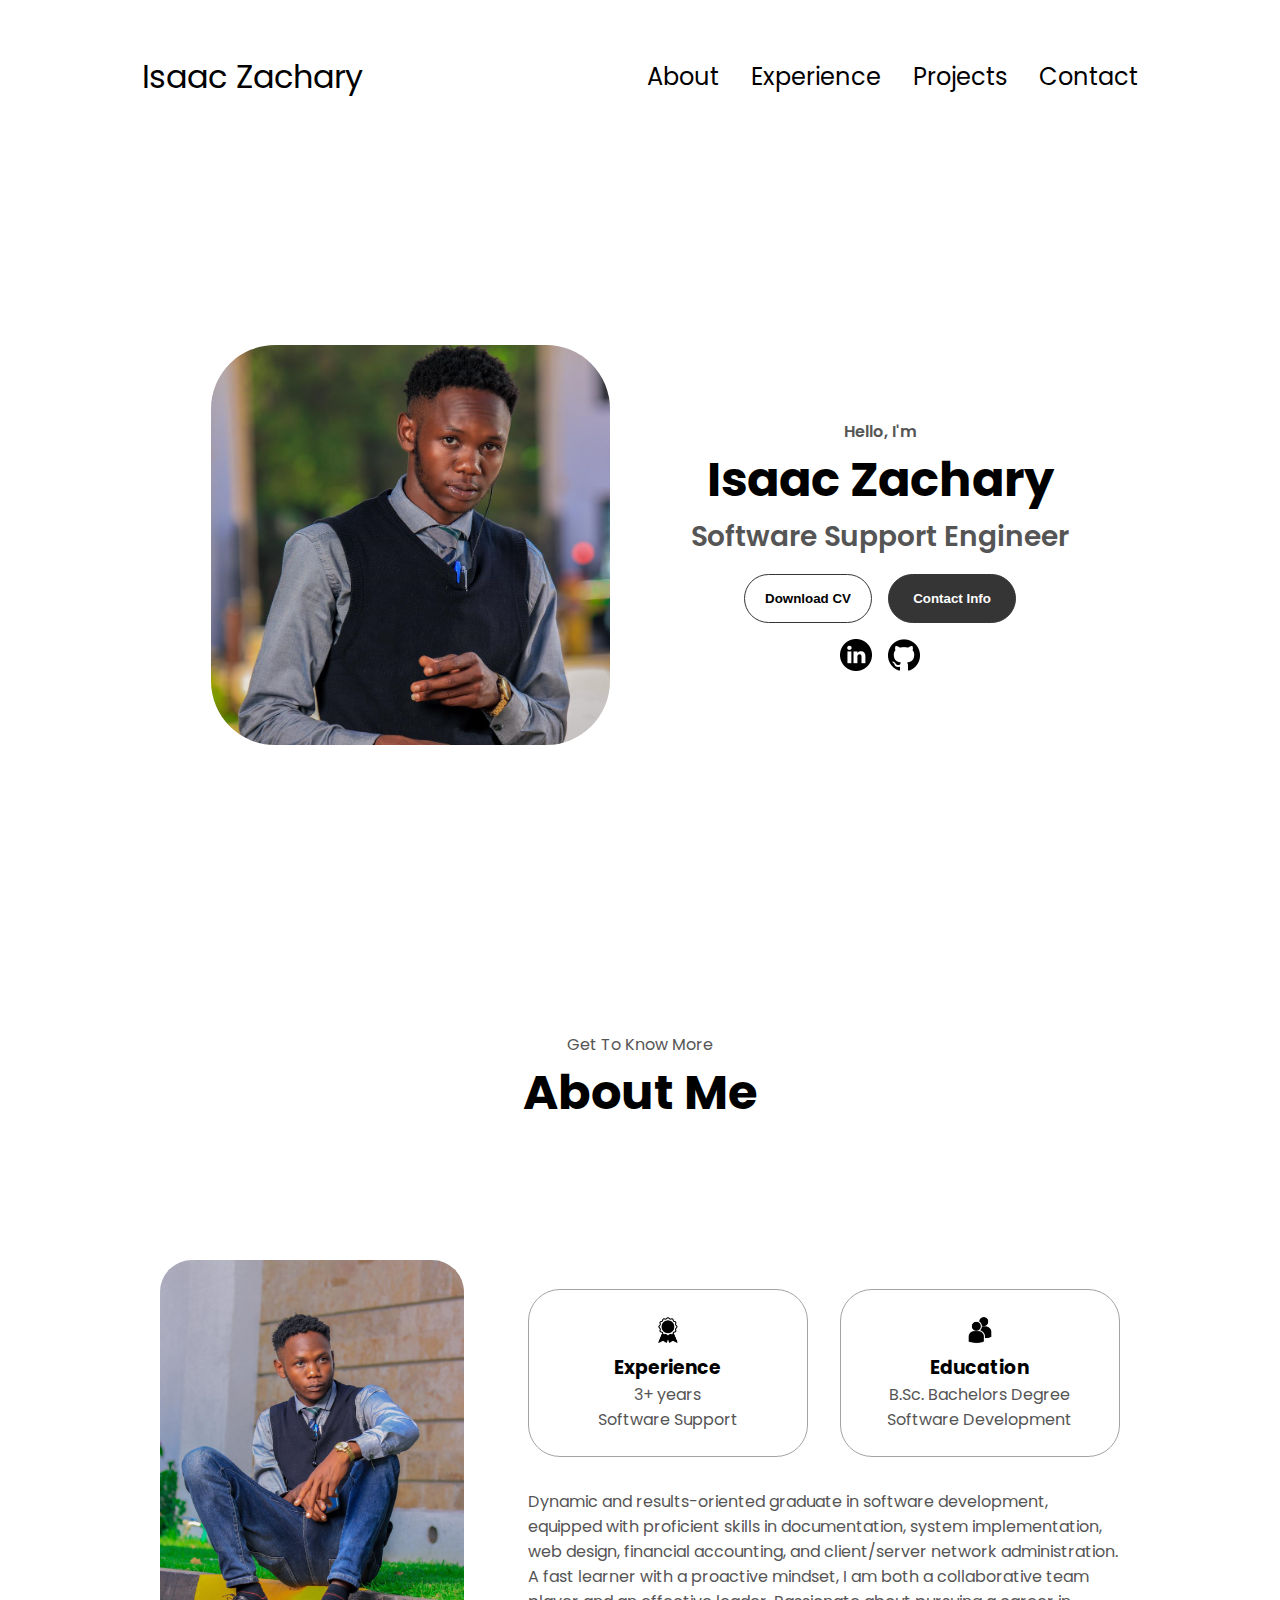
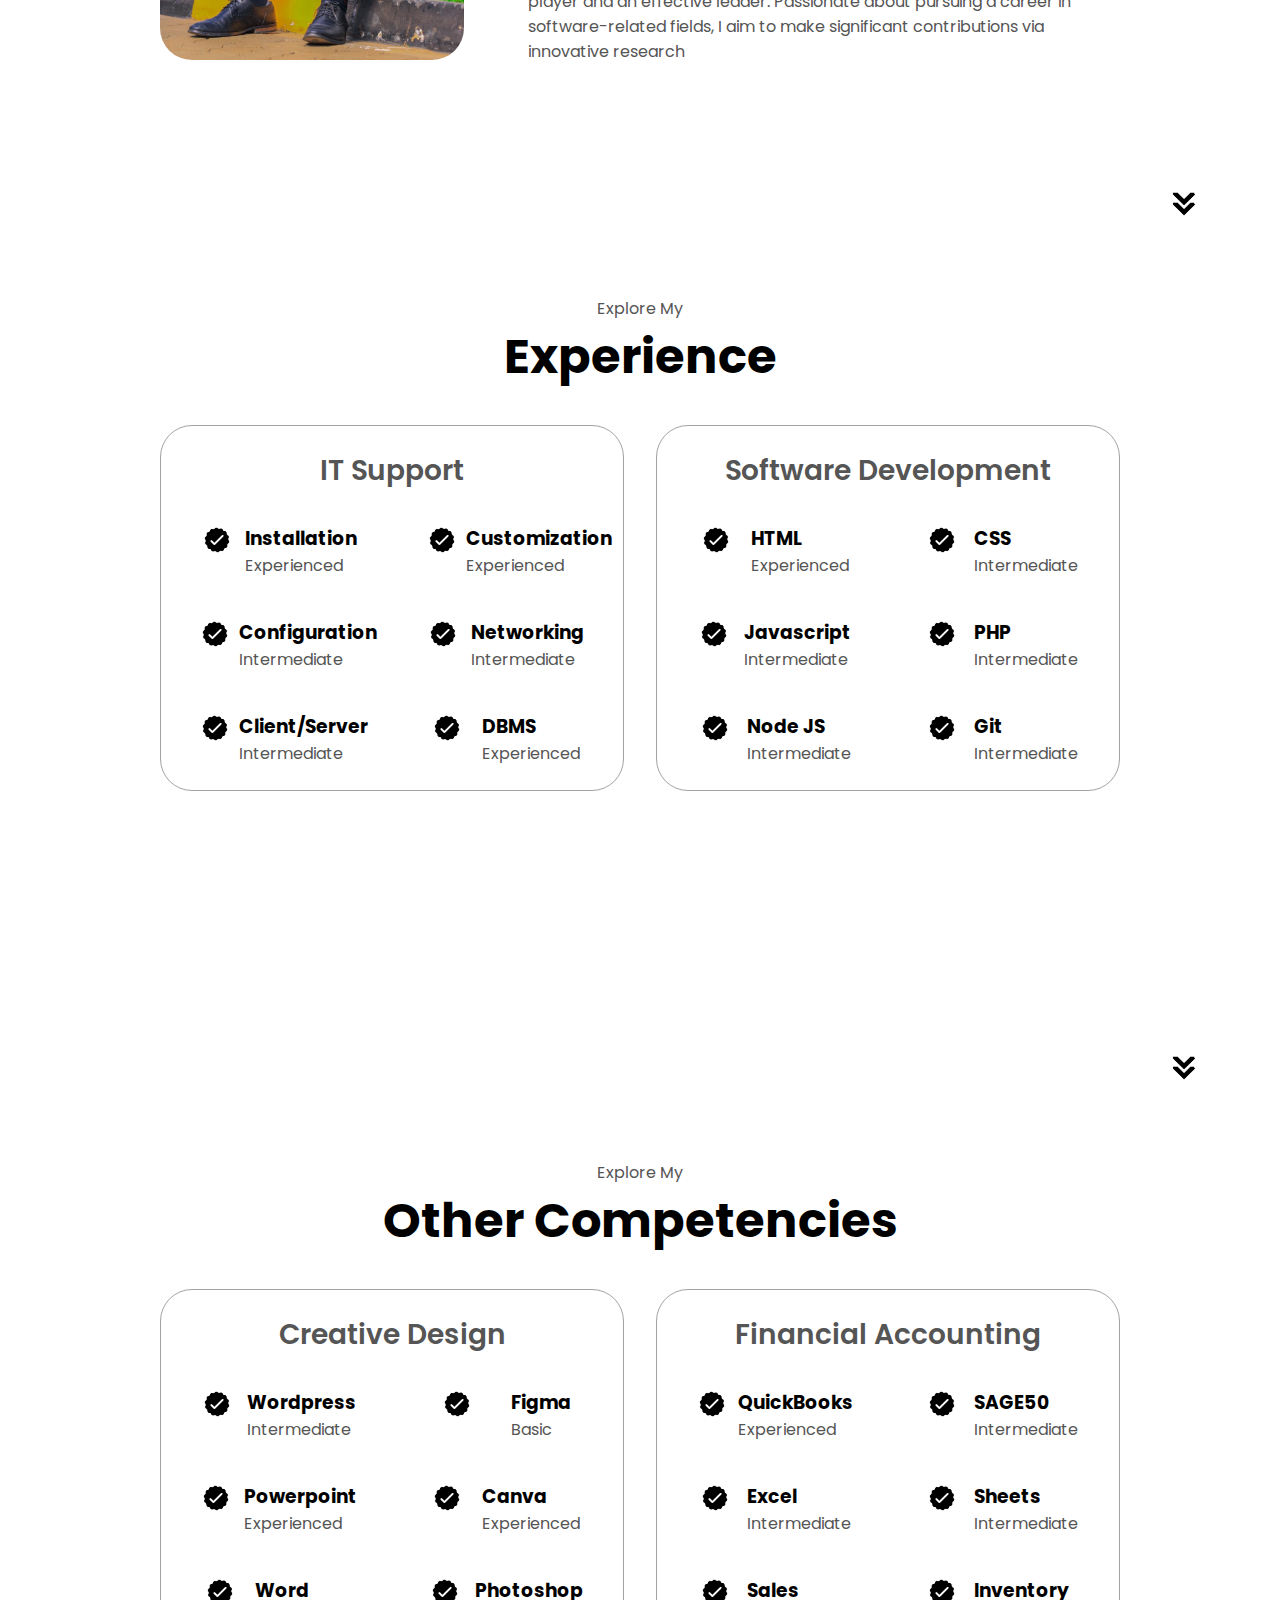
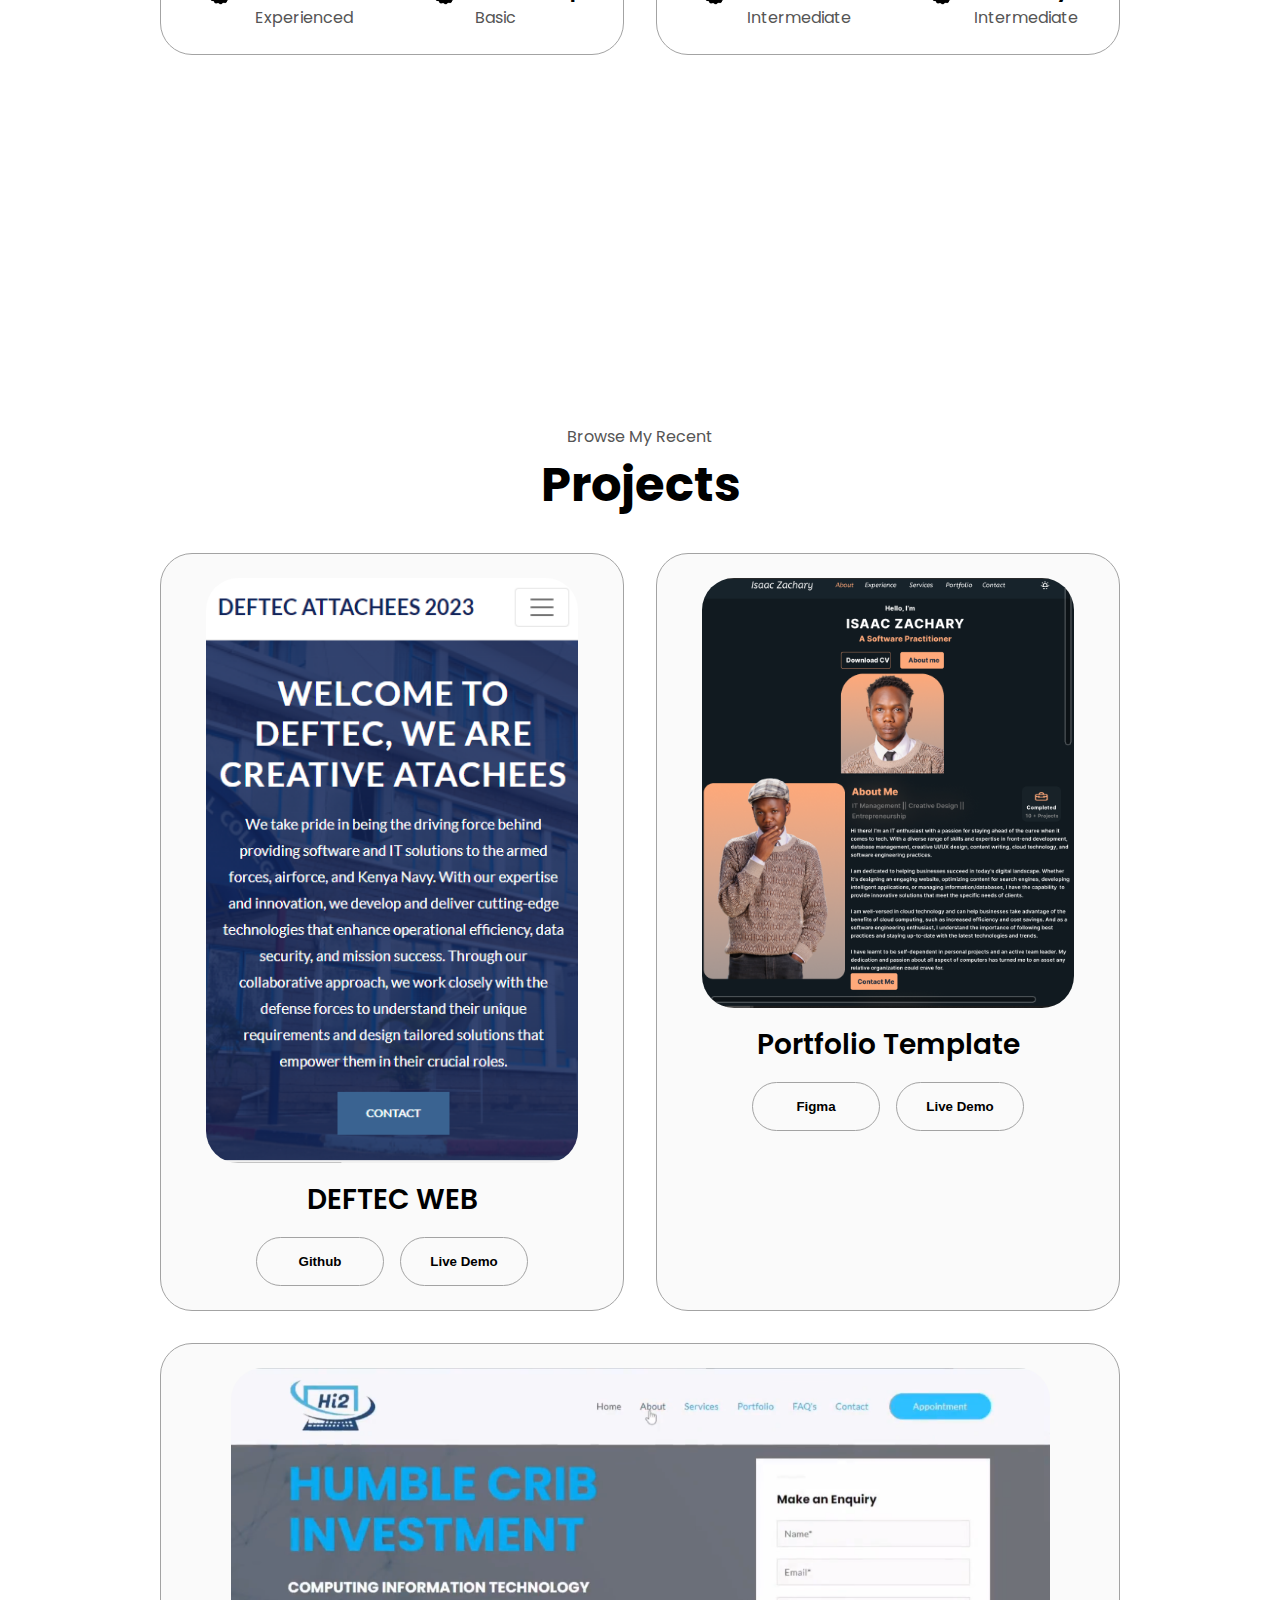
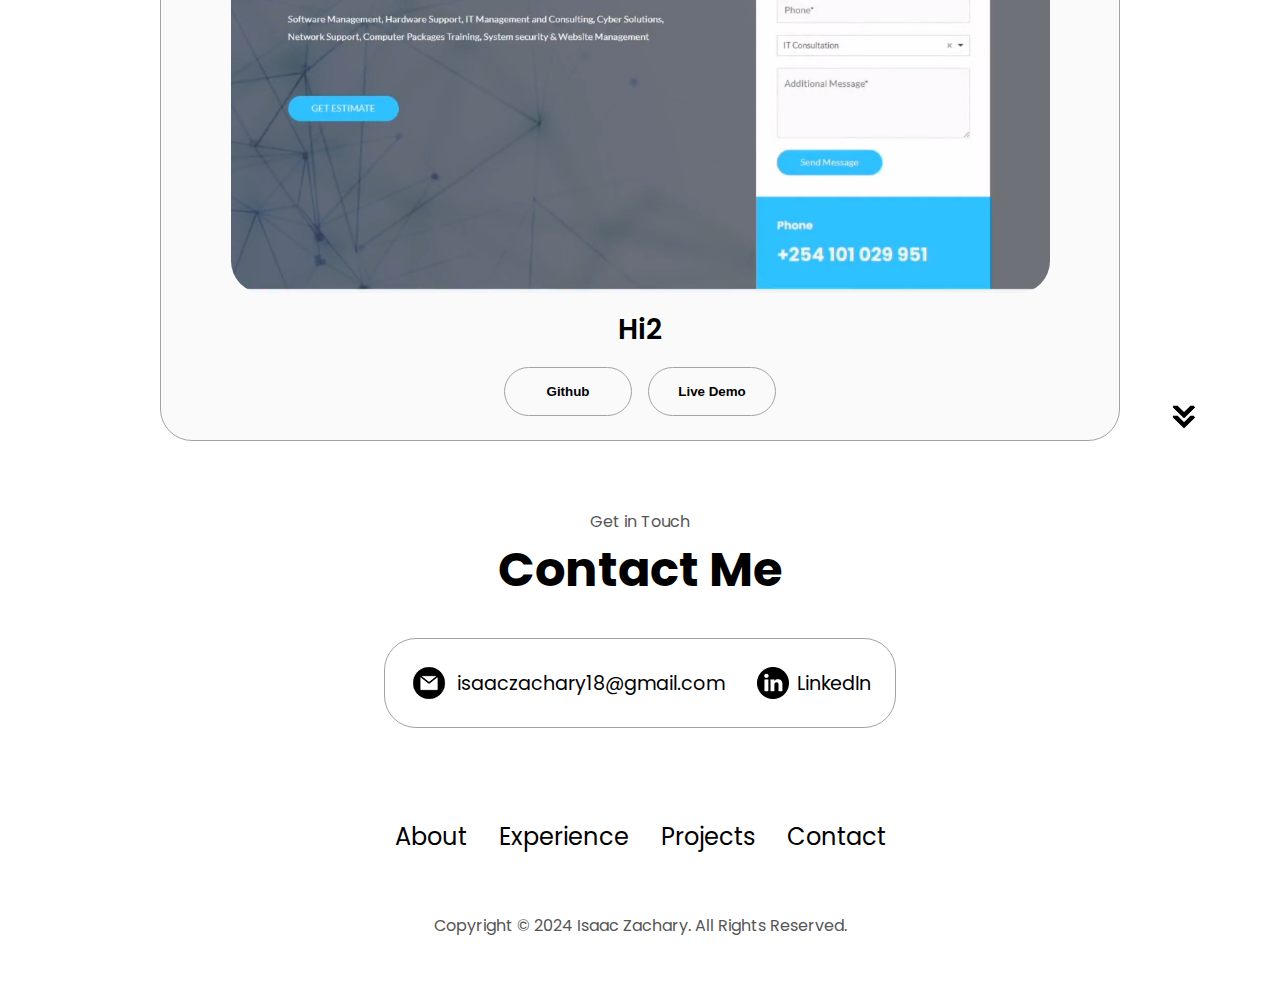
<file: index.html>
<!DOCTYPE html>
<html lang="en">
  <head>
    <meta charset="UTF-8" />
    <meta http-equiv="X-UA-Compatible" content="IE=edge" />
    <meta name="viewport" content="width=device-width, initial-scale=1.0" />
    <title>My Portfolio</title>
    <link rel="stylesheet" href="style.css" />
    <link rel="stylesheet" href="mediaqueries.css" />
  </head>
  <body>
    <nav id="desktop-nav">
      <div class="logo">Isaac Zachary</div>
      <div>
        <ul class="nav-links">
          <li><a href="#about">About</a></li>
          <li><a href="#experience">Experience</a></li>
          <li><a href="#projects">Projects</a></li>
          <li><a href="#contact">Contact</a></li>
        </ul>
      </div>
    </nav>
    <nav id="hamburger-nav">
      <div class="logo">Isaac Zachary</div>
      <div class="hamburger-menu">
        <div class="hamburger-icon" onclick="toggleMenu()">
          <span></span>
          <span></span>
          <span></span>
        </div>
        <div class="menu-links">
          <li><a href="#about" onclick="toggleMenu()">About</a></li>
          <li><a href="#experience" onclick="toggleMenu()">Experience</a></li>
          <li><a href="#projects" onclick="toggleMenu()">Projects</a></li>
          <li><a href="#contact" onclick="toggleMenu()">Contact</a></li>
        </div>
      </div>
    </nav>
    <section id="profile">
      <div class="section__pic-container">
        <img src="./assets/profile-pic.png" 
             alt="Isaac Zachary profile picture"
             class="profile-pic"
          />
      </div>
      <div class="section__text">
        <p class="section__text__p1">Hello, I'm</p>
        <h1 class="title">Isaac Zachary</h1>
        <p class="section__text__p2">Software Support Engineer</p>
        <div class="btn-container">
          <button
            class="btn btn-color-2"
            onclick="window.open('./assets/resume-example.pdf')"
          >
            Download CV
          </button>
          <button class="btn btn-color-1" onclick="location.href='./#contact'">
            Contact Info
          </button>
        </div>
        <div id="socials-container">
          <img
            src="./assets/linkedin.png"
            alt="My LinkedIn profile"
            class="icon"
            onclick="location.href='https://linkedin.com/in/isaaczachary/'"
          />
          <img
            src="./assets/github.png"
            alt="My Github profile"
            class="icon"
            onclick="location.href='https://github.com/IsaacZachary'"
          />
        </div>
      </div>
    </section>
    <section id="about">
      <p class="section__text__p1">Get To Know More</p>
      <h1 class="title">About Me</h1>
      <div class="section-container">
        <div class="section__pic-container">
          <img
            src="./assets/about-pic.png"
            alt="Profile picture"
            class="about-pic"
          />
        </div>
        <div class="about-details-container">
          <div class="about-containers">
            <div class="details-container">
              <img
                src="./assets/experience.png"
                alt="Experience icon"
                class="icon"
              />
              <h3>Experience</h3>
              <p>3+ years <br />Software Support</p>
            </div>
            <div class="details-container">
              <img
                src="./assets/education.png"
                alt="Education icon"
                class="icon"
              />
              <h3>Education</h3>
              <p>B.Sc. Bachelors Degree<br />Software Development</p>
            </div>
          </div>
          <div class="text-container">
            <p>
              Dynamic and results-oriented graduate in software development, equipped with proficient skills in documentation,
              system implementation, web design, financial accounting, and client/server network administration. A fast learner
              with a proactive mindset, I am both a collaborative team player and an effective leader. Passionate about pursuing a
              career in software-related fields, I aim to make significant contributions via innovative research
            </p>
          </div>
        </div>
      </div>
      <img
        src="./assets/arrow.png"
        alt="Arrow icon"
        class="icon arrow"
        onclick="location.href='./#experience'"
      />
    </section>
    <section id="experience">
      <p class="section__text__p1">Explore My</p>
      <h1 class="title">Experience</h1>
      <div class="experience-details-container">
        <div class="about-containers">
          <div class="details-container">
            <h2 class="experience-sub-title">IT Support</h2>
            <div class="article-container">
              <article>
                <img
                  src="./assets/checkmark.png"
                  alt="Experience icon"
                  class="icon"
                />
                <div>
                  <h3>Installation</h3>
                  <p>Experienced</p>
                </div>
              </article>
              <article>
                <img
                  src="./assets/checkmark.png"
                  alt="Experience icon"
                  class="icon"
                />
                <div>
                  <h3>Customization</h3>
                  <p>Experienced</p>
                </div>
              </article>
              <article>
                <img
                  src="./assets/checkmark.png"
                  alt="Experience icon"
                  class="icon"
                />
                <div>
                  <h3>Configuration</h3>
                  <p>Intermediate</p>
                </div>
              </article>
              <article>
                <img
                  src="./assets/checkmark.png"
                  alt="Experience icon"
                  class="icon"
                />
                <div>
                  <h3>Networking</h3>
                  <p>Intermediate</p>
                </div>
              </article>
              <article>
                <img
                  src="./assets/checkmark.png"
                  alt="Experience icon"
                  class="icon"
                />
                <div>
                  <h3>Client/Server</h3>
                  <p>Intermediate</p>
                </div>
              </article>
              <article>
                <img
                  src="./assets/checkmark.png"
                  alt="Experience icon"
                  class="icon"
                />
                <div>
                  <h3>DBMS</h3>
                  <p>Experienced</p>
                </div>
              </article>
            </div>
          </div>
          <div class="details-container">
            <h2 class="experience-sub-title">Software Development</h2>
            <div class="article-container">
              <article>
                <img
                  src="./assets/checkmark.png"
                  alt="Experience icon"
                  class="icon"
                />
                <div>
                  <h3>HTML</h3>
                  <p>Experienced</p>
                </div>
              </article>
              <article>
                <img
                  src="./assets/checkmark.png"
                  alt="Experience icon"
                  class="icon"
                />
                <div>
                  <h3>CSS</h3>
                  <p>Intermediate</p>
                </div>
              </article>
              <article>
                <img
                  src="./assets/checkmark.png"
                  alt="Experience icon"
                  class="icon"
                />
                <div>
                  <h3>Javascript</h3>
                  <p>Intermediate</p>
                </div>
              </article>
              <article>
                <img
                  src="./assets/checkmark.png"
                  alt="Experience icon"
                  class="icon"
                />
                <div>
                  <h3>PHP</h3>
                  <p>Intermediate</p>
                </div>
              </article>
              <article>
                <img
                  src="./assets/checkmark.png"
                  alt="Experience icon"
                  class="icon"
                />
                <div>
                  <h3>Node JS</h3>
                  <p>Intermediate</p>
                </div>
              </article>
              <article>
                <img
                  src="./assets/checkmark.png"
                  alt="Experience icon"
                  class="icon"
                />
                <div>
                  <h3>Git</h3>
                  <p>Intermediate</p>
                </div>
              </article>
            </div>
          </div>
        </div>
      </div>
      <img
        src="./assets/arrow.png"
        alt="Arrow icon"
        class="icon arrow"
        onclick="location.href='./#experience-2'"
      />
    </section>
      <section id="experience-2">
      <p class="section__text__p1">Explore My</p>
      <h1 class="title">Other Competencies</h1>
      <div class="experience-details-container">
        <div class="about-containers">
            <div class="details-container">
            <h2 class="experience-sub-title">Creative Design</h2>
            <div class="article-container">
              <article>
                <img
                  src="./assets/checkmark.png"
                  alt="Experience icon"
                  class="icon"
                />
                <div>
                  <h3>Wordpress</h3>
                  <p>Intermediate</p>
                </div>
              </article>
              <article>
                <img
                  src="./assets/checkmark.png"
                  alt="Experience icon"
                  class="icon"
                />
                <div>
                  <h3>Figma</h3>
                  <p>Basic</p>
                </div>
              </article>
              <article>
                <img
                  src="./assets/checkmark.png"
                  alt="Experience icon"
                  class="icon"
                />
                <div>
                  <h3>Powerpoint</h3>
                  <p>Experienced</p>
                </div>
              </article>
              <article>
                <img
                  src="./assets/checkmark.png"
                  alt="Experience icon"
                  class="icon"
                />
                <div>
                  <h3>Canva</h3>
                  <p>Experienced</p>
                </div>
              </article>
              <article>
                <img
                  src="./assets/checkmark.png"
                  alt="Experience icon"
                  class="icon"
                />
                <div>
                  <h3>Word</h3>
                  <p>Experienced</p>
                </div>
              </article>
              <article>
                <img
                  src="./assets/checkmark.png"
                  alt="Experience icon"
                  class="icon"
                />
                <div>
                  <h3>Photoshop</h3>
                  <p>Basic</p>
                </div>
              </article>
            </div>
          </div>
                    <div class="details-container">
            <h2 class="experience-sub-title">Financial Accounting</h2>
            <div class="article-container">
              <article>
                <img
                  src="./assets/checkmark.png"
                  alt="Experience icon"
                  class="icon"
                />
                <div>
                  <h3>QuickBooks</h3>
                  <p>Experienced</p>
                </div>
              </article>
              <article>
                <img
                  src="./assets/checkmark.png"
                  alt="Experience icon"
                  class="icon"
                />
                <div>
                  <h3>SAGE50</h3>
                  <p>Intermediate</p>
                </div>
              </article>
              <article>
                <img
                  src="./assets/checkmark.png"
                  alt="Experience icon"
                  class="icon"
                />
                <div>
                  <h3>Excel</h3>
                  <p>Intermediate</p>
                </div>
              </article>
              <article>
                <img
                  src="./assets/checkmark.png"
                  alt="Experience icon"
                  class="icon"
                />
                <div>
                  <h3>Sheets</h3>
                  <p>Intermediate</p>
                </div>
              </article>
              <article>
                <img
                  src="./assets/checkmark.png"
                  alt="Experience icon"
                  class="icon"
                />
                <div>
                  <h3>Sales</h3>
                  <p>Intermediate</p>
                </div>
              </article>
              <article>
                <img
                  src="./assets/checkmark.png"
                  alt="Experience icon"
                  class="icon"
                />
                <div>
                  <h3>Inventory</h3>
                  <p>Intermediate</p>
                </div>
              </article>
            </div>
          </div>
        </div>
      </div>
      <img
        src="./assets/arrow.png"
        alt="Arrow icon"
        class="icon arrow"
        onclick="location.href='./#projects'"
      />
    </section>
    <section id="projects">
      <p class="section__text__p1">Browse My Recent</p>
      <h1 class="title">Projects</h1>
      <div class="experience-details-container">
        <div class="about-containers">
          <div class="details-container color-container">
            <div class="article-container">
              <img
                src="./assets/project-1.png"
                alt="Project 1"
                class="project-img"
              />
            </div>
            <h2 class="experience-sub-title project-title">DEFTEC WEB</h2>
            <div class="btn-container">
              <button
                class="btn btn-color-2 project-btn"
                onclick="location.href='https://github.com/IsaacZachary/DEFTECWEB.git/'"
              >
                Github
              </button>
              <button
                class="btn btn-color-2 project-btn"
                onclick="location.href='https://isaaczachary.github.io/DEFTECWEB/'"
              >
                Live Demo
              </button>
            </div>
          </div>
          <div class="details-container color-container">
            <div class="article-container">
              <img
                src="./assets/project-2.png"
                alt="Project 2"
                class="project-img"
              />
            </div>
            <h2 class="experience-sub-title project-title">Portfolio Template</h2>
            <div class="btn-container">
              <button
                class="btn btn-color-2 project-btn"
                onclick="location.href='https://www.figma.com/file/BvMmkd30eNzTtO9zpCAh15/PortFolio-by-Isaac-Zachary(Community)?type=design&node-id=0-1&mode=design&t=FLjuPwIgH8YX1oBS-0'"
              >
                Figma
              </button>
              <button
                class="btn btn-color-2 project-btn"
                onclick="location.href='https://www.figma.com/proto/BvMmkd30eNzTtO9zpCAh15/PortFolio-by-Isaac-Zachary(Community)?type=design&node-id=2-6&t=EvhiG36OdfdLQJGq-0&scaling=min-zoom&page-id=1%3A3'"
              >
                Live Demo
              </button>
            </div>
          </div>
          <div class="details-container color-container">
            <div class="article-container">
              <img
                src="./assets/project-3.png"
                alt="Project 3"
                class="project-img"
              />
            </div>
            <h2 class="experience-sub-title project-title">Hi2</h2>
            <div class="btn-container">
              <button
                class="btn btn-color-2 project-btn"
                onclick="location.href='https://github.com/IsaacZachary/h2i.git'"
              >
                Github
              </button>
              <button
                class="btn btn-color-2 project-btn"
                onclick="location.href='https://www.linkedin.com/posts/isaaczachary_webdevelopment-wordpress-elementor-activity-7068172404589510656-4v3R?utm_source=share&utm_medium=member_desktop'"
              >
                Live Demo
              </button>
            </div>
          </div>
        </div>
      </div>
      <img
        src="./assets/arrow.png"
        alt="Arrow icon"
        class="icon arrow"
        onclick="location.href='./#contact'"
      />
    </section>
    <section id="contact">
      <p class="section__text__p1">Get in Touch</p>
      <h1 class="title">Contact Me</h1>
      <div class="contact-info-upper-container">
        <div class="contact-info-container">
          <img
            src="./assets/email.png"
            alt="Email icon"
            class="icon contact-icon email-icon"
          />
          <p><a href="mailto:isaaczachary18@gmail.com">isaaczachary18@gmail.com</a></p>
        </div>
        <div class="contact-info-container">
          <img
            src="./assets/linkedin.png"
            alt="LinkedIn icon"
            class="icon contact-icon"
          />
          <p><a href="https://www.linkedin.com/in/isaaczachary/">LinkedIn</a></p>
        </div>
      </div>
    </section>
    <footer>
      <nav>
        <div class="nav-links-container">
          <ul class="nav-links">
            <li><a href="#about">About</a></li>
            <li><a href="#experience">Experience</a></li>
            <li><a href="#projects">Projects</a></li>
            <li><a href="#contact">Contact</a></li>
          </ul>
        </div>
      </nav>
      <p>Copyright &#169; 2024 Isaac Zachary. All Rights Reserved.</p>
    </footer>
    <script src="script.js"></script>
  </body>
</html>
</file>
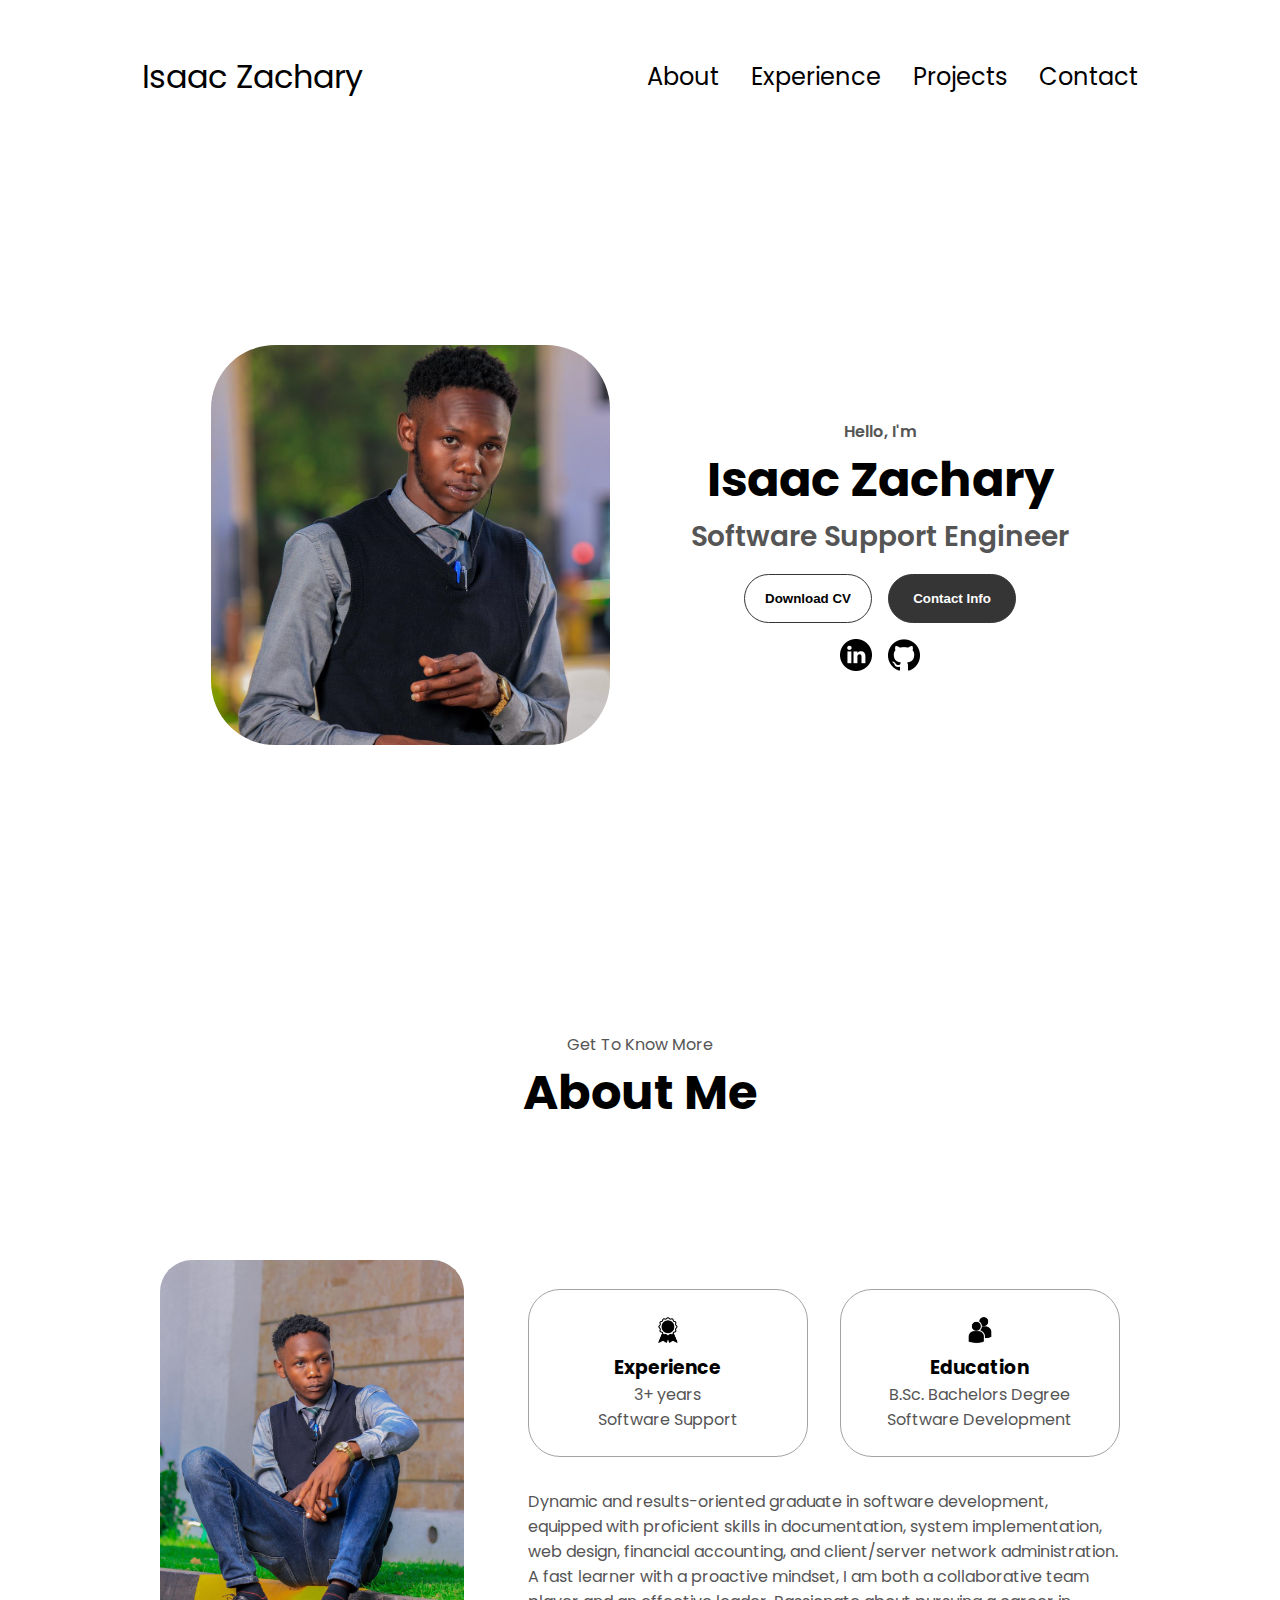
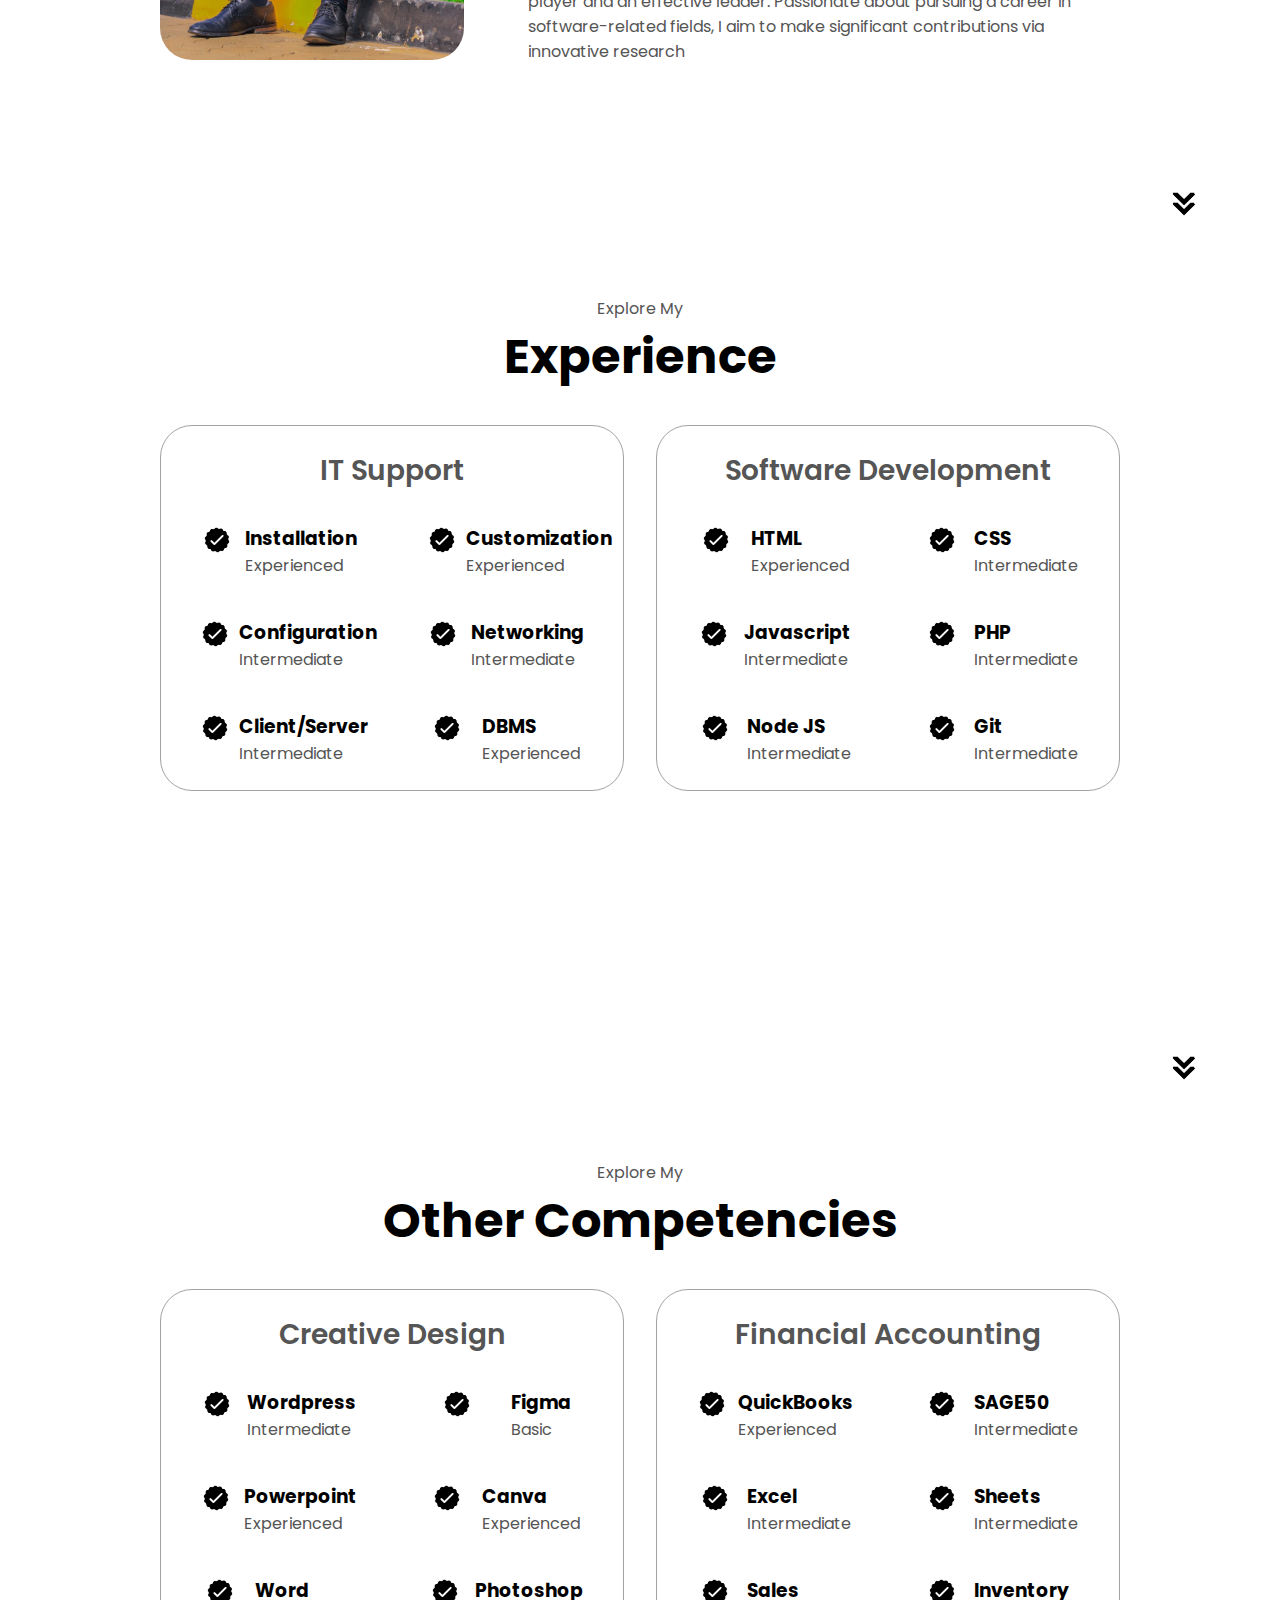
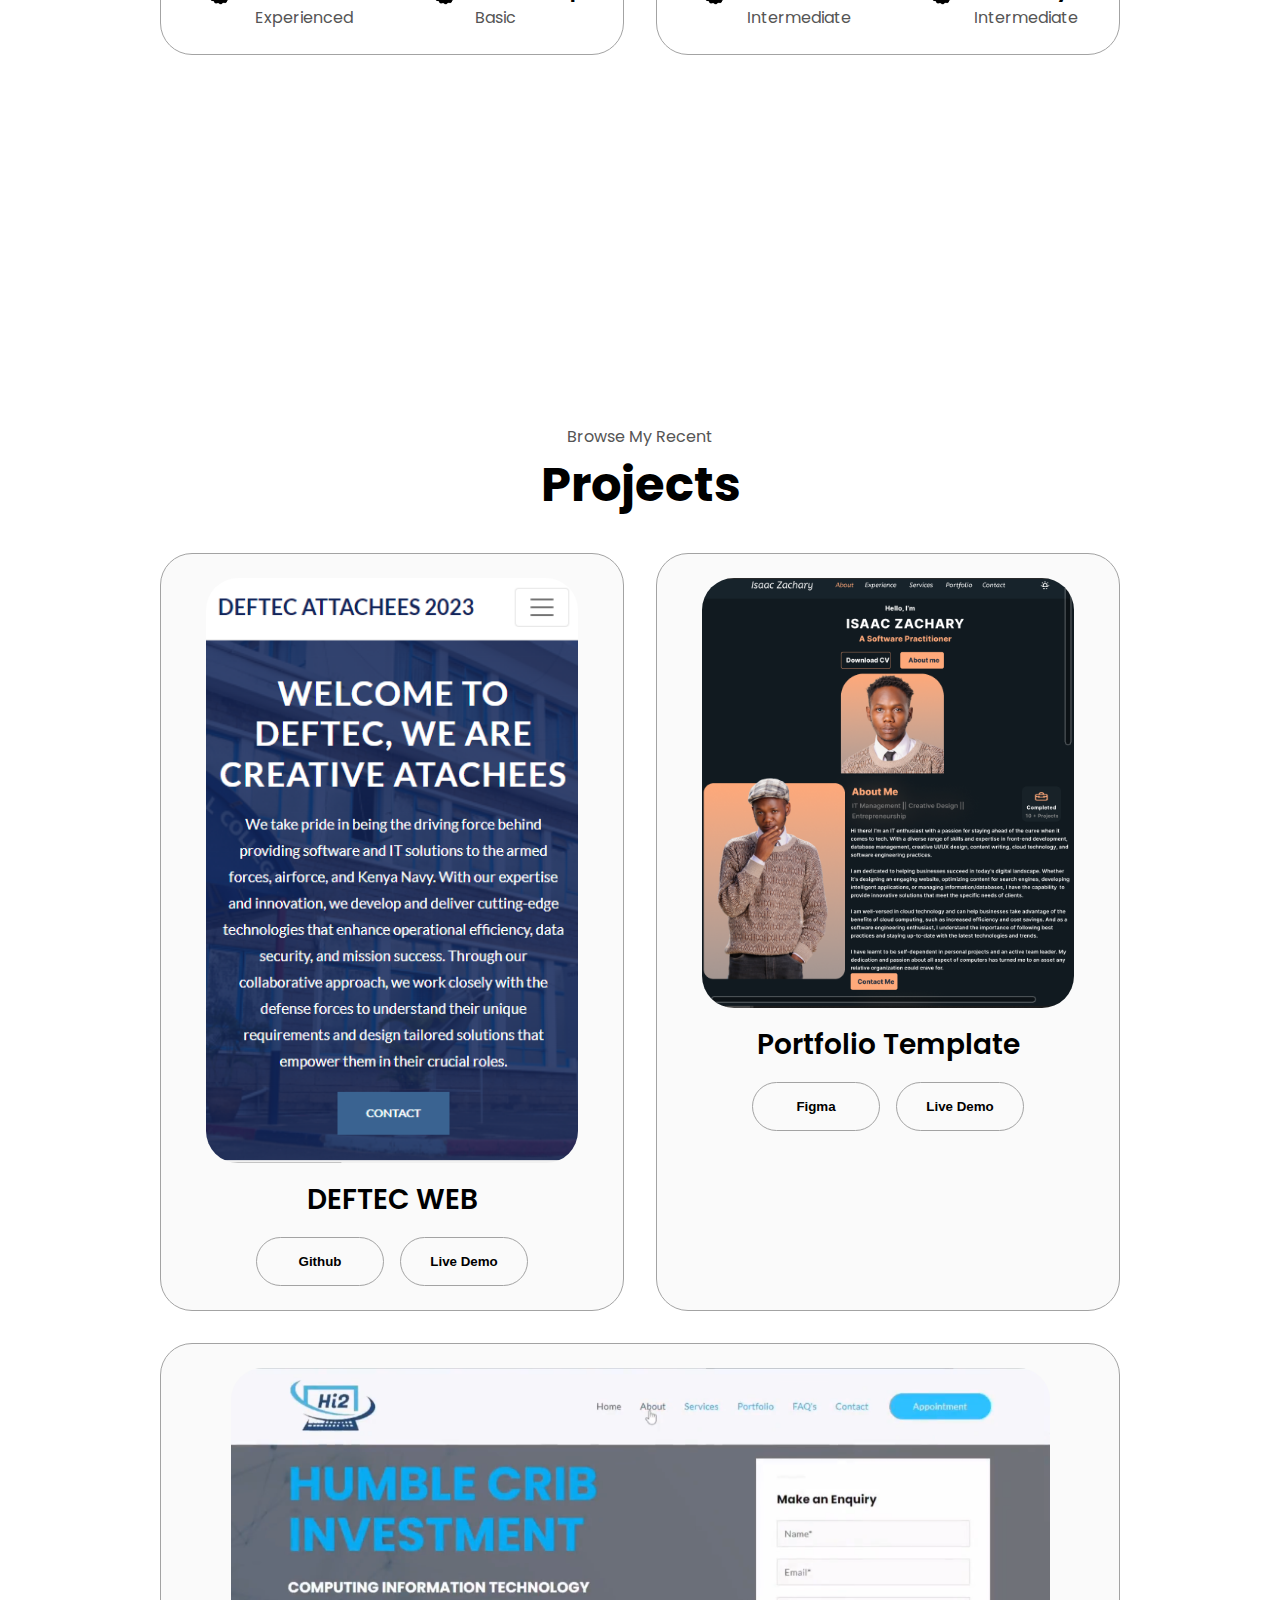
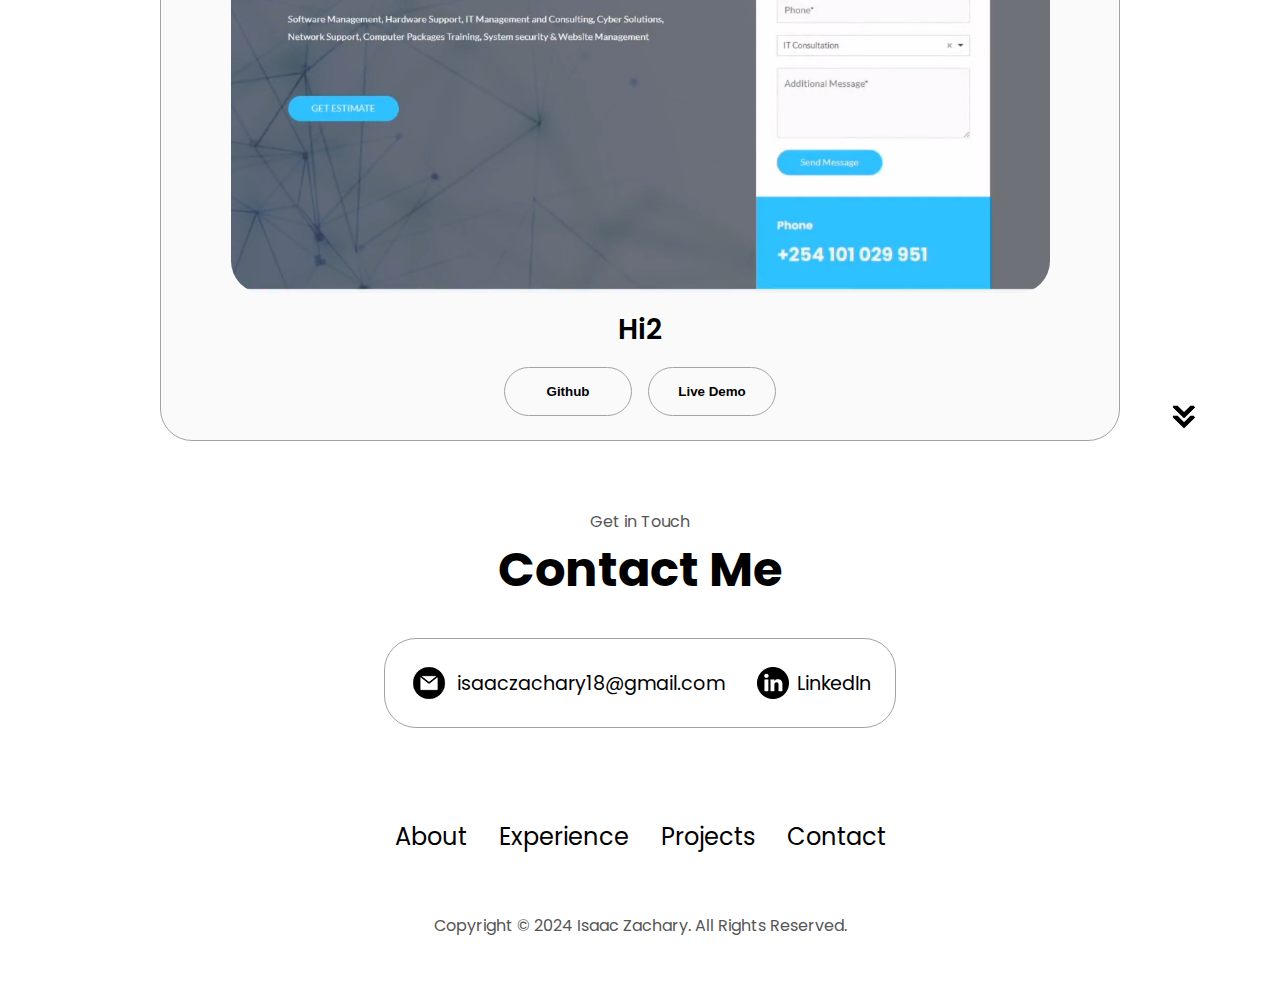
<file: test.html>
<!DOCTYPE html>
<html lang="en">
  <head>
    <meta charset="UTF-8" />
    <meta http-equiv="X-UA-Compatible" content="IE=edge" />
    <meta name="viewport" content="width=device-width, initial-scale=1.0" />
    <title>My Portfolio</title>
    <link rel="stylesheet" href="style.css" />
    <link rel="stylesheet" href="mediaqueries.css" />
  </head>
  <body>
    <nav id="desktop-nav">
      <div class="logo">Isaac Zachary</div>
      <div>
        <ul class="nav-links">
          <li><a href="#about">About</a></li>
          <li><a href="#experience">Experience</a></li>
          <li><a href="#projects">Projects</a></li>
          <li><a href="#contact">Contact</a></li>
        </ul>
      </div>
    </nav>
    <nav id="hamburger-nav">
      <div class="logo">Isaac Zachary</div>
      <div class="hamburger-menu">
        <div class="hamburger-icon" onclick="toggleMenu()">
          <span></span>
          <span></span>
          <span></span>
        </div>
        <div class="menu-links">
          <li><a href="#about" onclick="toggleMenu()">About</a></li>
          <li><a href="#experience" onclick="toggleMenu()">Experience</a></li>
          <li><a href="#projects" onclick="toggleMenu()">Projects</a></li>
          <li><a href="#contact" onclick="toggleMenu()">Contact</a></li>
        </div>
      </div>
    </nav>
    <section id="profile">
      <div class="section__pic-container">
        <img src="./assets/profile-pic.png" 
             alt="Isaac Zachary profile picture"
             class="profile-pic"
          />
      </div>
      <div class="section__text">
        <p class="section__text__p1">Hello, I'm</p>
        <h1 class="title">Isaac Zachary</h1>
        <p class="section__text__p2">Software Support Engineer</p>
        <div class="btn-container">
          <button
            class="btn btn-color-2"
            onclick="window.open('./assets/resume-example.pdf')"
          >
            Download CV
          </button>
          <button class="btn btn-color-1" onclick="location.href='./#contact'">
            Contact Info
          </button>
        </div>
        <div id="socials-container">
          <img
            src="./assets/linkedin.png"
            alt="My LinkedIn profile"
            class="icon"
            onclick="location.href='https://linkedin.com/in/isaaczachary/'"
          />
          <img
            src="./assets/github.png"
            alt="My Github profile"
            class="icon"
            onclick="location.href='https://github.com/IsaacZachary'"
          />
        </div>
      </div>
    </section>
    <section id="about">
      <p class="section__text__p1">Get To Know More</p>
      <h1 class="title">About Me</h1>
      <div class="section-container">
        <div class="section__pic-container">
          <img
            src="./assets/about-pic.png"
            alt="Profile picture"
            class="about-pic"
          />
        </div>
        <div class="about-details-container">
          <div class="about-containers">
            <div class="details-container">
              <img
                src="./assets/experience.png"
                alt="Experience icon"
                class="icon"
              />
              <h3>Experience</h3>
              <p>3+ years <br />Software Support</p>
            </div>
            <div class="details-container">
              <img
                src="./assets/education.png"
                alt="Education icon"
                class="icon"
              />
              <h3>Education</h3>
              <p>B.Sc. Bachelors Degree<br />Software Development</p>
            </div>
          </div>
          <div class="text-container">
            <p>
              Dynamic and results-oriented graduate in software development, equipped with proficient skills in documentation,
              system implementation, web design, financial accounting, and client/server network administration. A fast learner
              with a proactive mindset, I am both a collaborative team player and an effective leader. Passionate about pursuing a
              career in software-related fields, I aim to make significant contributions via innovative research
            </p>
          </div>
        </div>
      </div>
      <img
        src="./assets/arrow.png"
        alt="Arrow icon"
        class="icon arrow"
        onclick="location.href='./#experience'"
      />
    </section>
    <section id="experience">
      <p class="section__text__p1">Explore My</p>
      <h1 class="title">Experience</h1>
      <div class="experience-details-container">
        <div class="about-containers">
          <div class="details-container">
            <h2 class="experience-sub-title">IT Support</h2>
            <div class="article-container">
              <article>
                <img
                  src="./assets/checkmark.png"
                  alt="Experience icon"
                  class="icon"
                />
                <div>
                  <h3>Installation</h3>
                  <p>Experienced</p>
                </div>
              </article>
              <article>
                <img
                  src="./assets/checkmark.png"
                  alt="Experience icon"
                  class="icon"
                />
                <div>
                  <h3>Customization</h3>
                  <p>Experienced</p>
                </div>
              </article>
              <article>
                <img
                  src="./assets/checkmark.png"
                  alt="Experience icon"
                  class="icon"
                />
                <div>
                  <h3>Configuration</h3>
                  <p>Intermediate</p>
                </div>
              </article>
              <article>
                <img
                  src="./assets/checkmark.png"
                  alt="Experience icon"
                  class="icon"
                />
                <div>
                  <h3>Networking</h3>
                  <p>Intermediate</p>
                </div>
              </article>
              <article>
                <img
                  src="./assets/checkmark.png"
                  alt="Experience icon"
                  class="icon"
                />
                <div>
                  <h3>Client/Server</h3>
                  <p>Intermediate</p>
                </div>
              </article>
              <article>
                <img
                  src="./assets/checkmark.png"
                  alt="Experience icon"
                  class="icon"
                />
                <div>
                  <h3>DBMS</h3>
                  <p>Experienced</p>
                </div>
              </article>
            </div>
          </div>
          <div class="details-container">
            <h2 class="experience-sub-title">Software Development</h2>
            <div class="article-container">
              <article>
                <img
                  src="./assets/checkmark.png"
                  alt="Experience icon"
                  class="icon"
                />
                <div>
                  <h3>HTML</h3>
                  <p>Experienced</p>
                </div>
              </article>
              <article>
                <img
                  src="./assets/checkmark.png"
                  alt="Experience icon"
                  class="icon"
                />
                <div>
                  <h3>CSS</h3>
                  <p>Intermediate</p>
                </div>
              </article>
              <article>
                <img
                  src="./assets/checkmark.png"
                  alt="Experience icon"
                  class="icon"
                />
                <div>
                  <h3>Javascript</h3>
                  <p>Intermediate</p>
                </div>
              </article>
              <article>
                <img
                  src="./assets/checkmark.png"
                  alt="Experience icon"
                  class="icon"
                />
                <div>
                  <h3>PHP</h3>
                  <p>Intermediate</p>
                </div>
              </article>
              <article>
                <img
                  src="./assets/checkmark.png"
                  alt="Experience icon"
                  class="icon"
                />
                <div>
                  <h3>Node JS</h3>
                  <p>Intermediate</p>
                </div>
              </article>
              <article>
                <img
                  src="./assets/checkmark.png"
                  alt="Experience icon"
                  class="icon"
                />
                <div>
                  <h3>Git</h3>
                  <p>Intermediate</p>
                </div>
              </article>
            </div>
          </div>
        </div>
      </div>
      <img
        src="./assets/arrow.png"
        alt="Arrow icon"
        class="icon arrow"
        onclick="location.href='./#experience-2'"
      />
    </section>
      <section id="experience-2">
      <p class="section__text__p1">Explore My</p>
      <h1 class="title">Other Competencies</h1>
      <div class="experience-details-container">
        <div class="about-containers">
            <div class="details-container">
            <h2 class="experience-sub-title">Creative Design</h2>
            <div class="article-container">
              <article>
                <img
                  src="./assets/checkmark.png"
                  alt="Experience icon"
                  class="icon"
                />
                <div>
                  <h3>Wordpress</h3>
                  <p>Intermediate</p>
                </div>
              </article>
              <article>
                <img
                  src="./assets/checkmark.png"
                  alt="Experience icon"
                  class="icon"
                />
                <div>
                  <h3>Figma</h3>
                  <p>Basic</p>
                </div>
              </article>
              <article>
                <img
                  src="./assets/checkmark.png"
                  alt="Experience icon"
                  class="icon"
                />
                <div>
                  <h3>Powerpoint</h3>
                  <p>Experienced</p>
                </div>
              </article>
              <article>
                <img
                  src="./assets/checkmark.png"
                  alt="Experience icon"
                  class="icon"
                />
                <div>
                  <h3>Canva</h3>
                  <p>Experienced</p>
                </div>
              </article>
              <article>
                <img
                  src="./assets/checkmark.png"
                  alt="Experience icon"
                  class="icon"
                />
                <div>
                  <h3>Word</h3>
                  <p>Experienced</p>
                </div>
              </article>
              <article>
                <img
                  src="./assets/checkmark.png"
                  alt="Experience icon"
                  class="icon"
                />
                <div>
                  <h3>Photoshop</h3>
                  <p>Basic</p>
                </div>
              </article>
            </div>
          </div>
                    <div class="details-container">
            <h2 class="experience-sub-title">Financial Accounting</h2>
            <div class="article-container">
              <article>
                <img
                  src="./assets/checkmark.png"
                  alt="Experience icon"
                  class="icon"
                />
                <div>
                  <h3>QuickBooks</h3>
                  <p>Experienced</p>
                </div>
              </article>
              <article>
                <img
                  src="./assets/checkmark.png"
                  alt="Experience icon"
                  class="icon"
                />
                <div>
                  <h3>SAGE50</h3>
                  <p>Intermediate</p>
                </div>
              </article>
              <article>
                <img
                  src="./assets/checkmark.png"
                  alt="Experience icon"
                  class="icon"
                />
                <div>
                  <h3>Excel</h3>
                  <p>Intermediate</p>
                </div>
              </article>
              <article>
                <img
                  src="./assets/checkmark.png"
                  alt="Experience icon"
                  class="icon"
                />
                <div>
                  <h3>Sheets</h3>
                  <p>Intermediate</p>
                </div>
              </article>
              <article>
                <img
                  src="./assets/checkmark.png"
                  alt="Experience icon"
                  class="icon"
                />
                <div>
                  <h3>Sales</h3>
                  <p>Intermediate</p>
                </div>
              </article>
              <article>
                <img
                  src="./assets/checkmark.png"
                  alt="Experience icon"
                  class="icon"
                />
                <div>
                  <h3>Inventory</h3>
                  <p>Intermediate</p>
                </div>
              </article>
            </div>
          </div>
        </div>
      </div>
      <img
        src="./assets/arrow.png"
        alt="Arrow icon"
        class="icon arrow"
        onclick="location.href='./#projects'"
      />
    </section>
    <section id="projects">
      <p class="section__text__p1">Browse My Recent</p>
      <h1 class="title">Projects</h1>
      <div class="experience-details-container">
        <div class="about-containers">
          <div class="details-container color-container">
            <div class="article-container">
              <img
                src="./assets/project-1.png"
                alt="Project 1"
                class="project-img"
              />
            </div>
            <h2 class="experience-sub-title project-title">DEFTEC WEB</h2>
            <div class="btn-container">
              <button
                class="btn btn-color-2 project-btn"
                onclick="location.href='https://github.com/IsaacZachary/DEFTECWEB.git/'"
              >
                Github
              </button>
              <button
                class="btn btn-color-2 project-btn"
                onclick="location.href='https://isaaczachary.github.io/DEFTECWEB/'"
              >
                Live Demo
              </button>
            </div>
          </div>
          <div class="details-container color-container">
            <div class="article-container">
              <img
                src="./assets/project-2.png"
                alt="Project 2"
                class="project-img"
              />
            </div>
            <h2 class="experience-sub-title project-title">Portfolio Template</h2>
            <div class="btn-container">
              <button
                class="btn btn-color-2 project-btn"
                onclick="location.href='https://www.figma.com/file/BvMmkd30eNzTtO9zpCAh15/PortFolio-by-Isaac-Zachary(Community)?type=design&node-id=0-1&mode=design&t=FLjuPwIgH8YX1oBS-0'"
              >
                Figma
              </button>
              <button
                class="btn btn-color-2 project-btn"
                onclick="location.href='https://www.figma.com/proto/BvMmkd30eNzTtO9zpCAh15/PortFolio-by-Isaac-Zachary(Community)?type=design&node-id=2-6&t=EvhiG36OdfdLQJGq-0&scaling=min-zoom&page-id=1%3A3'"
              >
                Live Demo
              </button>
            </div>
          </div>
          <div class="details-container color-container">
            <div class="article-container">
              <img
                src="./assets/project-3.png"
                alt="Project 3"
                class="project-img"
              />
            </div>
            <h2 class="experience-sub-title project-title">Hi2</h2>
            <div class="btn-container">
              <button
                class="btn btn-color-2 project-btn"
                onclick="location.href='https://github.com/IsaacZachary/h2i.git'"
              >
                Github
              </button>
              <button
                class="btn btn-color-2 project-btn"
                onclick="location.href='https://www.linkedin.com/posts/isaaczachary_webdevelopment-wordpress-elementor-activity-7068172404589510656-4v3R?utm_source=share&utm_medium=member_desktop'"
              >
                Live Demo
              </button>
            </div>
          </div>
        </div>
      </div>
      <img
        src="./assets/arrow.png"
        alt="Arrow icon"
        class="icon arrow"
        onclick="location.href='./#contact'"
      />
    </section>
    <section id="contact">
      <p class="section__text__p1">Get in Touch</p>
      <h1 class="title">Contact Me</h1>
      <div class="contact-info-upper-container">
        <div class="contact-info-container">
          <img
            src="./assets/email.png"
            alt="Email icon"
            class="icon contact-icon email-icon"
          />
          <p><a href="mailto:isaaczachary18@gmail.com">isaaczachary18@gmail.com</a></p>
        </div>
        <div class="contact-info-container">
          <img
            src="./assets/linkedin.png"
            alt="LinkedIn icon"
            class="icon contact-icon"
          />
          <p><a href="https://www.linkedin.com/in/isaaczachary/">LinkedIn</a></p>
        </div>
      </div>
    </section>
    <footer>
      <nav>
        <div class="nav-links-container">
          <ul class="nav-links">
            <li><a href="#about">About</a></li>
            <li><a href="#experience">Experience</a></li>
            <li><a href="#projects">Projects</a></li>
            <li><a href="#contact">Contact</a></li>
          </ul>
        </div>
      </nav>
      <p>Copyright &#169; 2024 Isaac Zachary. All Rights Reserved.</p>
    </footer>
    <script src="script.js"></script>
  </body>
</html>
</file>
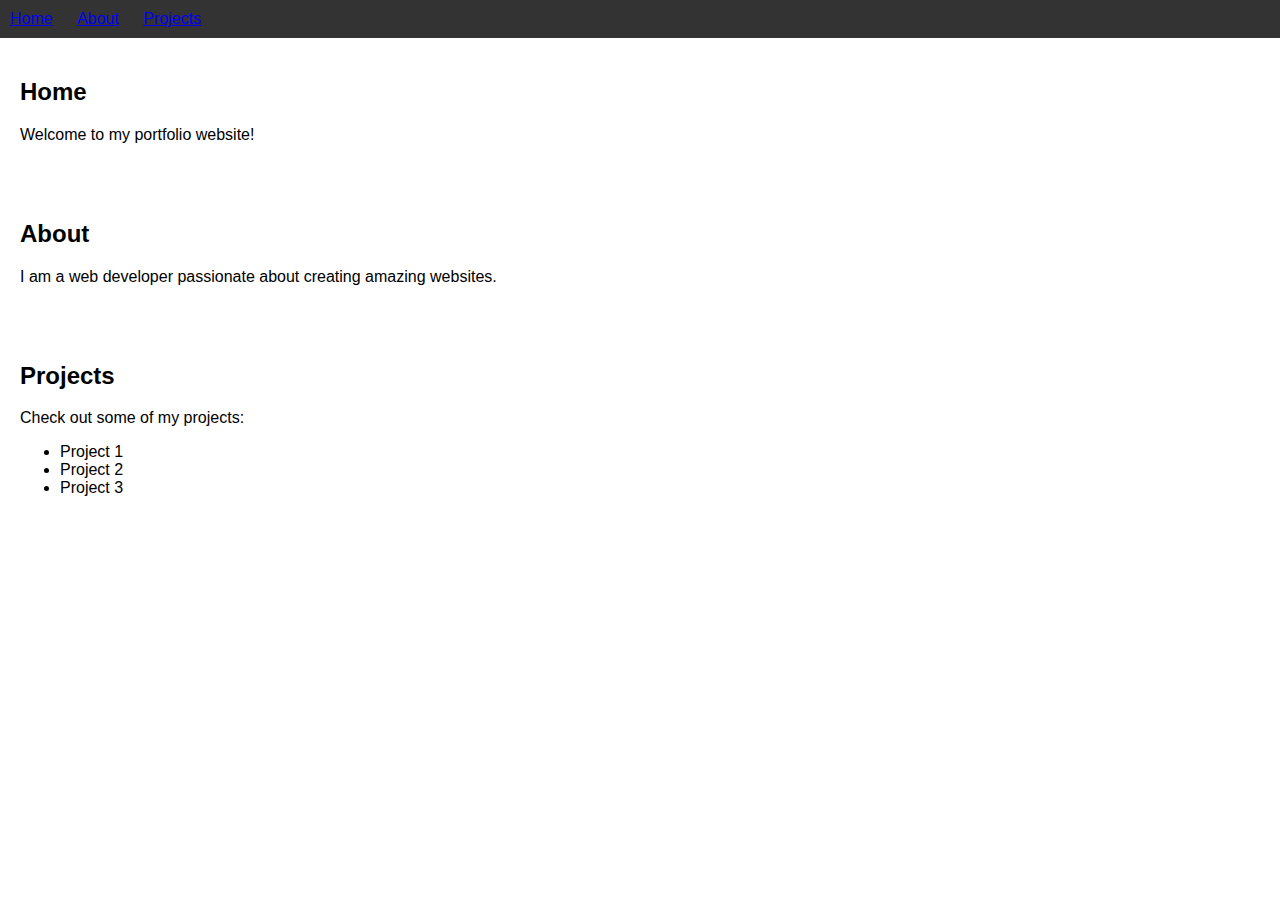
<file: html/portfolio.html>
<!DOCTYPE html>
<html lang="en">
<head>
    <meta charset="UTF-8">
    <meta name="viewport" content="width=device-width, initial-scale=1.0">
    <title>My Portfolio</title>
    <style>
        /* Add some basic styling for better appearance */
        body {
            font-family: Arial, sans-serif;
            margin: 0;
            padding: 0;
        }
        nav {
            background-color: #333;
            color: #fff;
            padding: 10px;
        }
        nav ul {
            list-style-type: none;
            margin: 0;
            padding: 0;
        }
        nav ul li {
            display: inline;
            margin-right: 20px;
        }
        section {
            padding: 20px;
        }
    </style>
</head>
<body>
    <nav>
        <ul>
            <li><a href="#home">Home</a></li>
            <li><a href="#about">About</a></li>
            <li><a href="#projects">Projects</a></li>
        </ul>
    </nav>

    <section id="home">
        <h2>Home</h2>
        <p>Welcome to my portfolio website!</p>
    </section>

    <section id="about">
        <h2>About</h2>
        <p>I am a web developer passionate about creating amazing websites.</p>
    </section>

    <section id="projects">
        <h2>Projects</h2>
        <p>Check out some of my projects:</p>
        <ul>
            <li>Project 1</li>
            <li>Project 2</li>
            <li>Project 3</li>
        </ul>
    </section>
</body>
</html>
</file>
<file: style.css>
/* GENERAL */

@import url("https://fonts.googleapis.com/css2?family=Poppins:wght@300;400;500;600&display=swap");

* {
  margin: 0;
  padding: 0;
}

body {
  font-family: "Poppins", sans-serif;
}

html {
  scroll-behavior: smooth;
}

p {
  color: rgb(85, 85, 85);
}

/* TRANSITION */

a,
.btn {
  transition: all 300ms ease;
}

/* DESKTOP NAV */

nav,
.nav-links {
  display: flex;
}

nav {
  justify-content: space-around;
  align-items: center;
  height: 17vh;
}

.nav-links {
  gap: 2rem;
  list-style: none;
  font-size: 1.5rem;
}

a {
  color: black;
  text-decoration: none;
  text-decoration-color: white;
}

a:hover {
  color: grey;
  text-decoration: underline;
  text-underline-offset: 1rem;
  text-decoration-color: rgb(181, 181, 181);
}

.logo {
  font-size: 2rem;
}

.logo:hover {
  cursor: default;
}

/* HAMBURGER MENU */

#hamburger-nav {
  display: none;
}

.hamburger-menu {
  position: relative;
  display: inline-block;
}

.hamburger-icon {
  display: flex;
  flex-direction: column;
  justify-content: space-between;
  height: 24px;
  width: 30px;
  cursor: pointer;
}

.hamburger-icon span {
  width: 100%;
  height: 2px;
  background-color: black;
  transition: all 0.3 ease-in-out;
}

.menu-links {
  position: absolute;
  top: 100%;
  right: 0;
  background-color: white;
  width: fit-content;
  max-height: 0;
  overflow: hidden;
  transition: all 0.3 ease-in-out;
}

.menu-links a {
  display: block;
  padding: 10px;
  text-align: center;
  font-size: 1.5rem;
  color: black;
  text-decoration: none;
  transition: all 0.3 ease-in-out;
}

.menu-links li {
  list-style: none;
}

.menu-links.open {
  max-height: 300px;
}

.hamburger-icon.open span:first-child {
  transform: rotate(45deg) translate(10px, 5px);
}

.hamburger-icon.open span:nth-child(2) {
  opacity: 0;
}

.hamburger-icon.open span:last-child {
  transform: rotate(-45deg) translate(10px, -5px);
}

.hamburger-icon span:first-child {
  transform: none;
}

.hamburger-icon span:first-child {
  opacity: 1;
}

.hamburger-icon span:first-child {
  transform: none;
}

/* SECTIONS */

section {
  padding-top: 4vh;
  height: 96vh;
  margin: 0 10rem;
  box-sizing: border-box;
  min-height: fit-content;
}

.section-container {
  display: flex;
}

/* PROFILE SECTION */

#profile {
  display: flex;
  justify-content: center;
  gap: 5rem;
  height: 80vh;
}

.section__pic-container {
  display: flex;
  height: 400px;
  width: 400px;
  margin: auto 0;
}

.profile-pic {
  border-radius: 4rem;
}

.section__text {
  align-self: center;
  text-align: center;
}

.section__text p {
  font-weight: 600;
}

.section__text__p1 {
  text-align: center;
}

.section__text__p2 {
  font-size: 1.75rem;
  margin-bottom: 1rem;
}

.title {
  font-size: 3rem;
  text-align: center;
}

#socials-container {
  display: flex;
  justify-content: center;
  margin-top: 1rem;
  gap: 1rem;
}

/* ICONS */

.icon {
  cursor: pointer;
  height: 2rem;
}

/* BUTTONS */

.btn-container {
  display: flex;
  justify-content: center;
  gap: 1rem;
}

.btn {
  font-weight: 600;
  transition: all 300ms ease;
  padding: 1rem;
  width: 8rem;
  border-radius: 2rem;
}

.btn-color-1,
.btn-color-2 {
  border: rgb(53, 53, 53) 0.1rem solid;
}

.btn-color-1:hover,
.btn-color-2:hover {
  cursor: pointer;
}

.btn-color-1,
.btn-color-2:hover {
  background: rgb(53, 53, 53);
  color: white;
}

.btn-color-1:hover {
  background: rgb(0, 0, 0);
}

.btn-color-2 {
  background: none;
}

.btn-color-2:hover {
  border: rgb(255, 255, 255) 0.1rem solid;
}

.btn-container {
  gap: 1rem;
}

/* ABOUT SECTION */

#about {
  position: relative;
}

.about-containers {
  gap: 2rem;
  margin-bottom: 2rem;
  margin-top: 2rem;
}

.about-details-container {
  justify-content: center;
  flex-direction: column;
}

.about-containers,
.about-details-container {
  display: flex;
}

.about-pic {
  border-radius: 2rem;
}

.arrow {
  position: absolute;
  right: -5rem;
  bottom: 2.5rem;
}

.details-container {
  padding: 1.5rem;
  flex: 1;
  background: white;
  border-radius: 2rem;
  border: rgb(53, 53, 53) 0.1rem solid;
  border-color: rgb(163, 163, 163);
  text-align: center;
}

.section-container {
  gap: 4rem;
  height: 80%;
}

.section__pic-container {
  height: 400px;
  width: 400px;
  margin: auto 0;
}

/* EXPERIENCE SECTION */

#experience {
  position: relative;
}

.experience-sub-title {
  color: rgb(85, 85, 85);
  font-weight: 600;
  font-size: 1.75rem;
  margin-bottom: 2rem;
}

.experience-details-container {
  display: flex;
  justify-content: center;
  flex-direction: column;
}

.article-container {
  display: flex;
  text-align: initial;
  flex-wrap: wrap;
  flex-direction: row;
  gap: 2.5rem;
  justify-content: space-around;
}

article {
  display: flex;
  width: 10rem;
  justify-content: space-around;
  gap: 0.5rem;
}

article .icon {
  cursor: default;
}

/* PROJECTS SECTION */

#projects {
  position: relative;
}

.color-container {
  border-color: rgb(163, 163, 163);
  background: rgb(250, 250, 250);
}

.project-img {
  border-radius: 2rem;
  width: 90%;
  height: 90%;
}

.project-title {
  margin: 1rem;
  color: black;
}

.project-btn {
  color: black;
  border-color: rgb(163, 163, 163);
}

/* CONTACT */

#contact {
  display: flex;
  justify-content: center;
  flex-direction: column;
  height: 70vh;
}

.contact-info-upper-container {
  display: flex;
  justify-content: center;
  border-radius: 2rem;
  border: rgb(53, 53, 53) 0.1rem solid;
  border-color: rgb(163, 163, 163);
  background: (250, 250, 250);
  margin: 2rem auto;
  padding: 0.5rem;
}

.contact-info-container {
  display: flex;
  align-items: center;
  justify-content: center;
  gap: 0.5rem;
  margin: 1rem;
}

.contact-info-container p {
  font-size: larger;
}

.contact-icon {
  cursor: default;
}

.email-icon {
  height: 2.5rem;
}

/* FOOTER SECTION */

footer {
  height: 26vh;
  margin: 0 1rem;
}

footer p {
  text-align: center;
}
</file>
<file: mediaqueries.css>
@media screen and (max-width: 1400px) {
  #profile {
    height: 83vh;
    margin-bottom: 6rem;
  }
  .about-containers {
    flex-wrap: wrap;
  }
  #contact,
  #projects {
    height: fit-content;
  }
}

@media screen and (max-width: 1200px) {
  #desktop-nav {
    display: none;
  }
  #hamburger-nav {
    display: flex;
  }
  #experience,
  .experience-details-container {
    margin-top: 2rem;
  }
  #profile,
  .section-container {
    display: block;
  }
  .arrow {
    display: none;
  }
  section,
  .section-container {
    height: fit-content;
  }
  section {
    margin: 0 5%;
  }
  .section__pic-container {
    width: 275px;
    height: 275px;
    margin: 0 auto 2rem;
  }
  .about-containers {
    margin-top: 0;
  }
}

@media screen and (max-width: 600px) {
  #contact,
  footer {
    height: 40vh;
  }
  #profile {
    height: 83vh;
    margin-bottom: 0;
  }
  article {
    font-size: 1rem;
  }
  footer nav {
    height: fit-content;
    margin-bottom: 2rem;
  }
  .about-containers,
  .contact-info-upper-container,
  .btn-container {
    flex-wrap: wrap;
  }
  .contact-info-container {
    margin: 0;
  }
  .contact-info-container p,
  .nav-links li a {
    font-size: 1rem;
  }
  .experience-sub-title {
    font-size: 1.25rem;
  }
  .logo {
    font-size: 1.5rem;
  }
  .nav-links {
    flex-direction: column;
    gap: 0.5rem;
    text-align: center;
  }
  .section__pic-container {
    width: auto;
    height: 46vw;
    justify-content: center;
  }
  .section__text__p2 {
    font-size: 1.25rem;
  }
  .title {
    font-size: 2rem;
  }
  .text-container {
    text-align: justify;
  }
}
</file>
